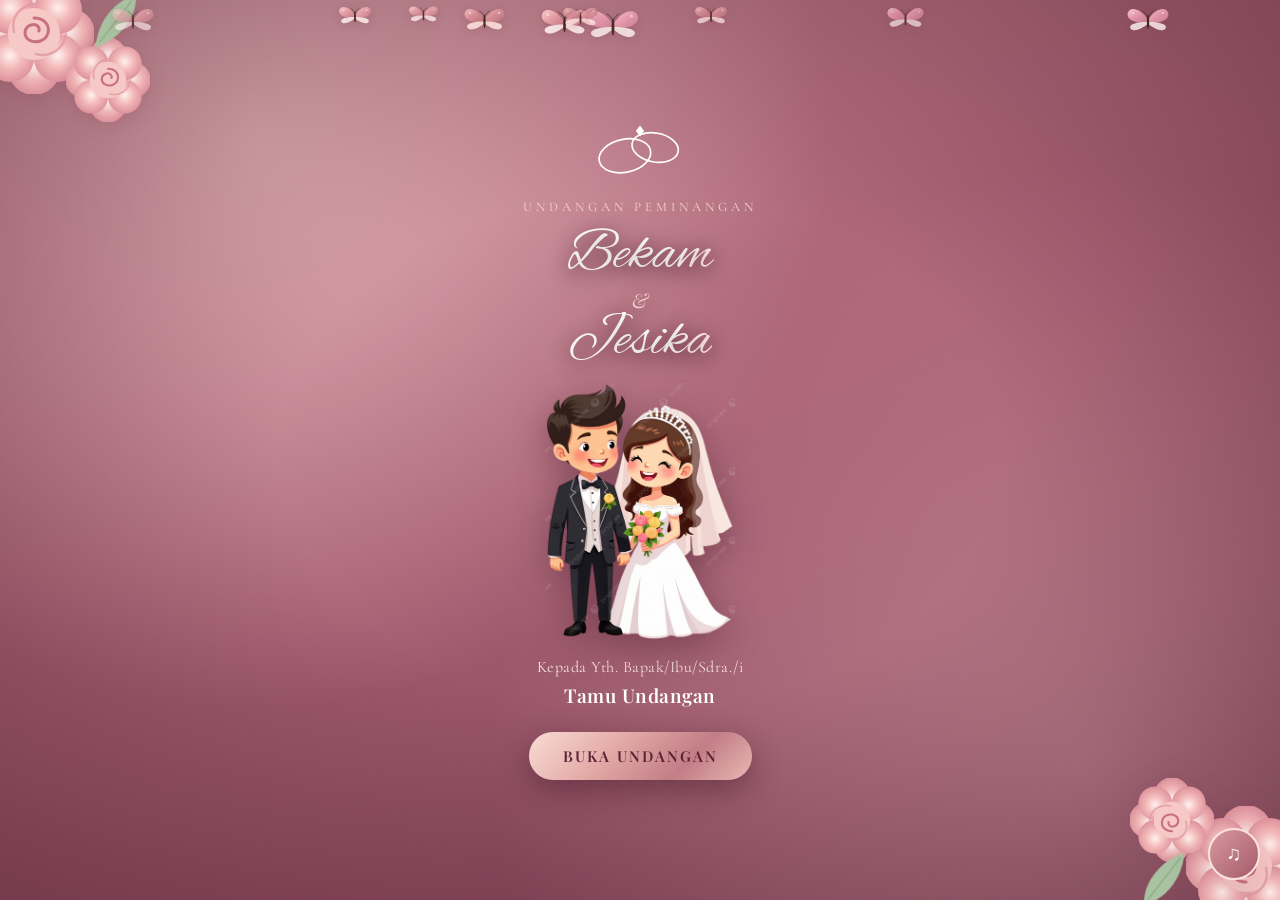
<file: index.html>
<!DOCTYPE html>
<html lang="id">
<head>
<meta charset="UTF-8">
<meta name="viewport" content="width=device-width, initial-scale=1.0, maximum-scale=1.0">
<title>Undangan Peminangan — Bekam Poko &amp; Jesika Tongge</title>
<meta property="og:title" content="Undangan Peminangan — Bekam & Jesika">
<meta property="og:description" content="Sabtu, 28 November 2026 · Kediaman Bpk. Nikodemus Sau Samping, DIT POLAIR Bolok">
<meta property="og:image" content="Karakter.png">
<link rel="stylesheet" href="style.css?v=1">
</head>
<body class="lock">

<!-- SVG: bunga mawar yang dipakai berulang -->
<svg width="0" height="0" style="position:absolute" aria-hidden="true">
  <defs>
    <radialGradient id="rg" cx="50%" cy="45%" r="60%">
      <stop offset="0%" stop-color="#fff1ee"/><stop offset="45%" stop-color="#f3b9b9"/><stop offset="100%" stop-color="#d98a97"/>
    </radialGradient>
    <symbol id="rose" viewBox="0 0 120 120">
      <g>
        <circle cx="60" cy="25" r="26" fill="url(#rg)" opacity=".95"/>
        <circle cx="95" cy="60" r="26" fill="url(#rg)" opacity=".95"/>
        <circle cx="60" cy="95" r="26" fill="url(#rg)" opacity=".95"/>
        <circle cx="25" cy="60" r="26" fill="url(#rg)" opacity=".95"/>
        <circle cx="84" cy="36" r="24" fill="url(#rg)"/>
        <circle cx="84" cy="84" r="24" fill="url(#rg)"/>
        <circle cx="36" cy="84" r="24" fill="url(#rg)"/>
        <circle cx="36" cy="36" r="24" fill="url(#rg)"/>
        <circle cx="60" cy="60" r="26" fill="#f6c8c6"/>
        <path d="M60 44c10 0 16 7 14 15-2 8-12 11-19 7-6-4-5-13 2-15 5-2 9 2 8 6" fill="none" stroke="#c9707f" stroke-width="3" stroke-linecap="round"/>
        <path d="M60 30c-14 2-24 14-20 28M92 60c-2 15-16 24-30 20" fill="none" stroke="#e29aa4" stroke-width="2.4" stroke-linecap="round" opacity=".8"/>
      </g>
    </symbol>
    <symbol id="leaf" viewBox="0 0 60 120">
      <path d="M30 2C6 30 4 80 30 118C56 80 54 30 30 2Z" fill="#a9c2a1"/>
      <path d="M30 14V108" stroke="#8aa883" stroke-width="2" fill="none"/>
    </symbol>
  </defs>
</svg>

<div id="petal-container" aria-hidden="true"></div>
<div id="butterfly-container" aria-hidden="true"></div>

<!-- ===================== OPENING ===================== -->
<div id="opening-screen">
  <div class="opening-bg"></div>
  <div class="curtain-panel curtain-left"><div class="tassel"></div></div>
  <div class="curtain-panel curtain-right"><div class="tassel"></div></div>

  <!-- hiasan bunga sudut -->
  <div class="corner corner-tl"><svg class="f f1"><use href="#rose"/></svg><svg class="f f2"><use href="#rose"/></svg><svg class="l l1"><use href="#leaf"/></svg></div>
  <div class="corner corner-br"><svg class="f f1"><use href="#rose"/></svg><svg class="f f2"><use href="#rose"/></svg><svg class="l l1"><use href="#leaf"/></svg></div>

  <div class="opening-content">
    <div class="rings" aria-hidden="true">
      <svg viewBox="0 0 160 90"><g fill="none" stroke="#fff" stroke-width="2.4" stroke-linecap="round">
        <ellipse class="ring r1" cx="58" cy="52" rx="38" ry="24" transform="rotate(-12 58 52)"/>
        <ellipse class="ring r2" cx="102" cy="40" rx="34" ry="21" transform="rotate(10 102 40)"/>
      </g>
      <path class="gem" d="M80 8l6 8-6 8-6-8z" fill="#fff"/></svg>
    </div>
    <div class="opening-eyebrow">Undangan Peminangan</div>
    <div class="opening-names"><span class="shimmer">Bekam</span><span class="opening-amp">&amp;</span><span class="shimmer">Jesika</span></div>
    <img class="opening-chibi" src="Karakter.png" alt="Karakter pengantin">
    <div class="opening-guest">Kepada Yth. Bapak/Ibu/Sdra./i<br><strong id="guest-name">Tamu Undangan</strong></div>
    <button class="btn-open" id="btn-open"><span>Buka Undangan</span></button>
  </div>
</div>

<!-- ===================== ISI UNDANGAN ===================== -->
<div id="invitation">

  <!-- HERO -->
  <section id="hero">
    <div class="corner corner-tl"><svg class="f f1"><use href="#rose"/></svg><svg class="f f2"><use href="#rose"/></svg><svg class="l l1"><use href="#leaf"/></svg></div>
    <div class="corner corner-br"><svg class="f f1"><use href="#rose"/></svg><svg class="f f2"><use href="#rose"/></svg><svg class="l l1"><use href="#leaf"/></svg></div>

    <div class="rings" aria-hidden="true">
      <svg viewBox="0 0 160 90"><g fill="none" stroke="#b76e79" stroke-width="2.4" stroke-linecap="round">
        <ellipse class="ring r1" cx="58" cy="52" rx="38" ry="24" transform="rotate(-12 58 52)"/>
        <ellipse class="ring r2" cx="102" cy="40" rx="34" ry="21" transform="rotate(10 102 40)"/>
      </g><path class="gem" d="M80 8l6 8-6 8-6-8z" fill="#c27d86"/></svg>
    </div>
    <div class="hero-eyebrow">Undangan Peminangan</div>
    <h1 class="hero-names"><span class="shimmer-dark">Bekam Poko</span><span class="amp">&amp;</span><span class="shimmer-dark">Jesika Tongge</span></h1>

    <div class="chibi-stage">
      <div class="chibi-glow"></div>
      <img class="chibi" src="Karakter.png" alt="Karakter Bekam dan Jesika">
      <span class="spark s1">✦</span><span class="spark s2">✦</span><span class="spark s3">✧</span><span class="spark s4">✦</span>
    </div>

    <div class="countdown" id="countdown">
      <div><span id="cd-hari">00</span><small>Hari</small></div>
      <div><span id="cd-jam">00</span><small>Jam</small></div>
      <div><span id="cd-menit">00</span><small>Menit</small></div>
      <div><span id="cd-detik">00</span><small>Detik</small></div>
    </div>
    <div class="scroll-hint">▾ scroll untuk lihat undangan</div>
  </section>

  <!-- SALAM -->
  <section id="salam">
    <div class="container">
      <div class="section-title">Salam Sejahtera</div>
      <h2 class="section-heading">Undangan Peminangan</h2>
      <div class="divider"></div>
      <p class="lead">Dengan penuh sukacita dan rasa hormat, kami mengundang Bapak/Ibu/Sdra./i untuk menghadiri acara peminangan anak kami.</p>
    </div>
  </section>

  <!-- CALON MEMPELAI -->
  <section id="mempelai">
    <div class="container">
      <div class="section-title">Calon Mempelai</div>
      <h2 class="section-heading">Dua Hati, Satu Tujuan</h2>
      <div class="divider"></div>

      <div class="couple-card">
        <div class="avatar"><img src="Karakter_Pria.png" alt="Bekam Poko"></div>
        <div class="couple-name">Bekam Poko</div>
        <div class="couple-role">Calon Mempelai Pria</div>
      </div>
      <div class="couple-amp"><span>&amp;</span></div>
      <div class="couple-card">
        <div class="avatar"><img src="Karakter_Wanita.png" alt="Jesika Tongge"></div>
        <div class="couple-name">Jesika Tongge</div>
        <div class="couple-role">Calon Mempelai Wanita</div>
      </div>
    </div>
  </section>

  <!-- DETAIL ACARA -->
  <section id="acara">
    <div class="container">
      <div class="section-title">Save The Date</div>
      <h2 class="section-heading">Waktu &amp; Tempat</h2>
      <div class="divider"></div>

      <div class="date-card">
        <div class="date-day">Sabtu</div>
        <div class="date-num">28</div>
        <div class="date-month">November</div>
        <div class="date-year">2026</div>
      </div>

      <div class="event-card">
        <h3>Acara Peminangan</h3>
        <p class="time">Pukul 17.00 – selesai</p>
        <p>Kediaman Bpk. Nikodemus Sau Samping</p>
        <p>DIT POLAIR Bolok</p>
        <button class="btn-cal" id="btn-cal">+ Tambahkan ke Kalender</button>
      </div>
    </div>
  </section>

  <!-- LOKASI -->
  <section id="lokasi">
    <div class="container">
      <div class="section-title">Lokasi Acara</div>
      <h2 class="section-heading">Peta Lokasi</h2>
      <div class="divider"></div>
      <p class="lead small">Rumah Bpk. Nikodemus Sau Samping<br>DIT POLAIR Bolok</p>
      <div class="map-frame">
        <iframe title="Peta lokasi acara" loading="lazy" referrerpolicy="no-referrer-when-downgrade"
          src="https://maps.google.com/maps?q=QGF7%2B9FG%20Terminal%20Bolok%2C%20Kupang%20Barat&amp;z=16&amp;output=embed"></iframe>
      </div>
      <a class="btn-map" href="https://maps.app.goo.gl/9mPKRQwjEfAAY8bp7?g_st=aw" target="_blank" rel="noopener">
        <svg viewBox="0 0 24 24" fill="none" stroke="currentColor" stroke-width="1.8" stroke-linecap="round" stroke-linejoin="round"><path d="M12 22s7-6.2 7-12a7 7 0 1 0-14 0c0 5.8 7 12 7 12Z"/><circle cx="12" cy="10" r="2.6"/></svg>
        Buka di Google Maps
      </a>
    </div>
  </section>

  <!-- TURUT MENGUNDANG -->
  <section id="turut">
    <div class="container">
      <div class="section-title">Turut Mengundang</div>
      <h2 class="section-heading">Keluarga Besar</h2>
      <div class="divider"></div>
      <div class="fam-list">
        <div class="fam">Kel. Besar Sau</div>
        <div class="fam">Kel. Besar Tongge</div>
        <div class="fam">Kel. Besar Ledoh</div>
        <div class="fam">Kel. Besar Henutein</div>
      </div>
    </div>
  </section>

  <!-- FOOTER -->
  <footer>
    <span class="script">Bekam &amp; Jesika</span>
    <div class="ornament-line"></div>
    <small class="thanks">Merupakan suatu kehormatan dan kebahagiaan bagi kami apabila Bapak/Ibu/Sdra./i berkenan hadir dan memberikan doa restu.</small>
    <br><br>
    <small>© 2026 — Bekam &amp; Jesika</small>

    <div class="footer-logo"><img src="Logo.jpg" alt="Logo Usaha"></div>

    <div class="credit">
      <small class="credit-by">Design By <strong>Zhald_Design</strong></small>
      <div class="social-links">
        <a href="https://www.instagram.com/rijald_elimanafe" target="_blank" rel="noopener" aria-label="Instagram">
          <svg viewBox="0 0 24 24" fill="none" xmlns="http://www.w3.org/2000/svg">
            <rect x="3" y="3" width="18" height="18" rx="5" stroke="currentColor" stroke-width="1.6"/>
            <circle cx="12" cy="12" r="4.2" stroke="currentColor" stroke-width="1.6"/>
            <circle cx="17.4" cy="6.6" r="1.1" fill="currentColor"/>
          </svg>
        </a>
        <a href="https://wa.me/6281338596854" target="_blank" rel="noopener" aria-label="WhatsApp">
          <svg viewBox="0 0 24 24" fill="none" xmlns="http://www.w3.org/2000/svg">
            <path d="M12 3a9 9 0 0 0-7.8 13.4L3 21l4.7-1.2A9 9 0 1 0 12 3Z" stroke="currentColor" stroke-width="1.6" stroke-linejoin="round"/>
            <path d="M8.6 8.4c.2-.5.4-.5.7-.5h.5c.2 0 .4 0 .6.4.2.5.7 1.6.7 1.7.1.1.1.3 0 .4-.1.2-.2.3-.3.4l-.4.5c-.1.2-.3.3-.1.6.2.3.8 1.3 1.7 2.1 1.2 1 2.1 1.3 2.4 1.5.3.1.5.1.6-.1l.6-.7c.2-.2.4-.2.6-.1l1.5.7c.2.1.4.2.4.4.1.5-.1 1-.4 1.4-.3.4-.9.7-1.4.7-.9.1-1.7-.2-3.2-.9-2.3-1-3.7-3.2-3.9-3.4-.1-.2-1-1.3-1-2.5 0-1.2.6-1.8.8-2.1Z" fill="currentColor"/>
          </svg>
        </a>
        <a href="https://www.tiktok.com/@zhalddesign" target="_blank" rel="noopener" aria-label="TikTok">
          <svg viewBox="0 0 24 24" fill="none" xmlns="http://www.w3.org/2000/svg">
            <path d="M15.5 3c.4 2 1.7 3.4 3.7 3.6v2.6c-1.4 0-2.6-.4-3.7-1.2v6.1a5.1 5.1 0 1 1-4.4-5.1v2.7a2.5 2.5 0 1 0 1.8 2.4V3h2.6Z" fill="currentColor"/>
          </svg>
        </a>
      </div>
    </div>
  </footer>

  <audio id="bg-music" src="musik.mp3" loop preload="none"></audio>
</div>

<div id="music-toggle">&#9835;</div>

<script src="script.js?v=1"></script>
</body>
</html>
</file>
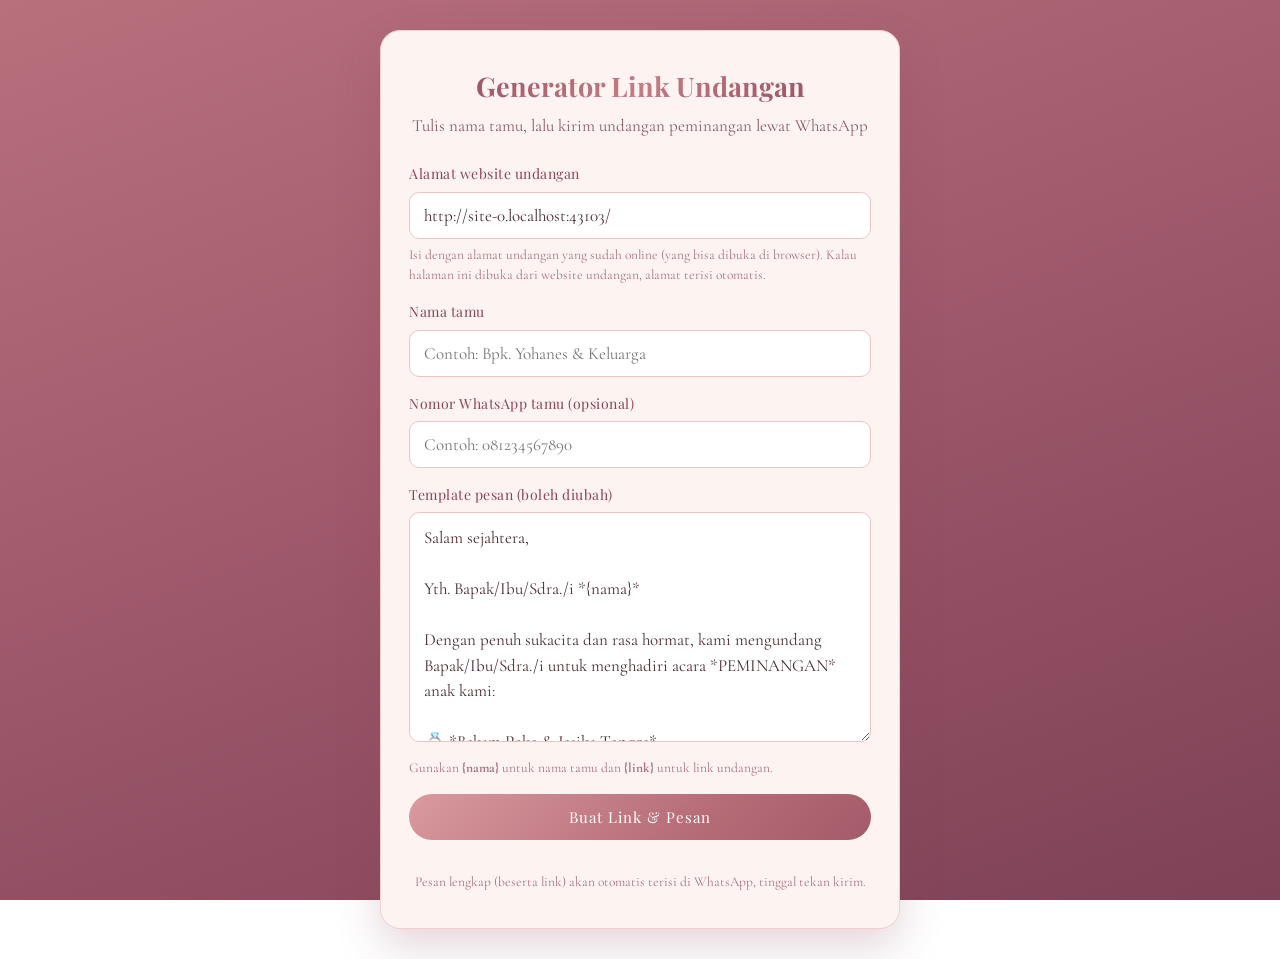
<file: generator.html>
<!DOCTYPE html>
<html lang="id">
<head>
<meta charset="UTF-8">
<meta name="viewport" content="width=device-width, initial-scale=1.0">
<title>Generator Link Undangan — Bekam &amp; Jesika</title>
<link rel="stylesheet" href="style.css">
<style>
  body{min-height:100vh;display:flex;align-items:flex-start;justify-content:center;padding:30px 16px;background:linear-gradient(160deg,#b8707d,#9a5568 55%,#7e4156);background-attachment:fixed}
  .gen-box{
    background:var(--cream);max-width:520px;width:100%;border-radius:20px;padding:34px 28px;
    border:1px solid #f1cfcb;box-shadow:var(--shadow);
  }
  .gen-box h1{font-size:27px;text-align:center;margin-bottom:4px;
    background:linear-gradient(135deg,#8c4455,#c27d86,#8c4455);-webkit-background-clip:text;background-clip:text;-webkit-text-fill-color:transparent}
  .gen-box p.sub{text-align:center;color:#8a5a66;font-size:17px;margin-bottom:24px}
  .gen-box label{display:block;font-family:'Playfair Display',serif;font-size:14px;color:#8c4455;margin:0 0 6px;letter-spacing:.5px}
  .gen-box input,.gen-box textarea{
    width:100%;padding:12px 14px;border:1px solid #ebc4c4;border-radius:10px;
    font-family:'Cormorant Garamond',serif;font-size:17px;margin-bottom:16px;background:#fff;color:var(--ink);
  }
  .gen-box textarea{min-height:230px;resize:vertical;line-height:1.5}
  .gen-box input:focus,.gen-box textarea:focus{outline:none;border-color:#c27d86;box-shadow:0 0 0 3px rgba(194,125,134,.18)}
  .hint{font-size:13.5px;color:#a8707c;margin:-10px 0 16px;line-height:1.5}
  .btn{
    width:100%;background:linear-gradient(135deg,#d99a9f,#b76e79 60%,#a45a69);color:#fff;border:none;padding:13px;border-radius:30px;
    font-family:'Playfair Display',serif;letter-spacing:1px;font-size:15px;cursor:pointer;margin-bottom:10px;
  }
  .btn:hover{filter:brightness(1.07)}
  .btn-light{background:#fff;color:#a4566a;border:1px solid #e3a9a6}
  .btn-wa{background:linear-gradient(135deg,#3fb868,#2f8f4e) !important}
  .warn{background:#fff3e0;border:1px solid #f0c987;color:#8a5a1c;border-radius:10px;padding:10px 14px;font-size:15px;margin-bottom:16px;display:none;line-height:1.5}
  .warn.show{display:block}
  .result{margin-top:20px;background:#fff;border:1px dashed #d99a9f;border-radius:12px;padding:16px;display:none}
  .result.show{display:block}
  .result .lbl{font-family:'Playfair Display',serif;font-size:13px;color:#8c4455;margin-bottom:6px;letter-spacing:.5px}
  #link-output{word-break:break-all;font-size:16px;color:#4a2a30;margin-bottom:14px;background:#fdf4f2;padding:10px 12px;border-radius:8px}
  #msg-preview{white-space:pre-wrap;word-break:break-word;overflow-wrap:anywhere;font-size:16px;line-height:1.5;color:#4a2a30;background:#e7f7e9;border-radius:12px;padding:12px 14px;margin-bottom:14px}
  .actions{display:grid;grid-template-columns:1fr 1fr;gap:8px}
  .actions .btn{margin-bottom:0;font-size:14px;padding:11px}
  .actions .full{grid-column:1/-1}
  .note{font-size:13.5px;color:#a8707c;text-align:center;margin-top:22px;line-height:1.6}
</style>
</head>
<body>
  <div class="gen-box">
    <h1>Generator Link Undangan</h1>
    <p class="sub">Tulis nama tamu, lalu kirim undangan peminangan lewat WhatsApp</p>

    <div class="warn" id="warn"></div>

    <label for="base-url">Alamat website undangan</label>
    <input type="url" id="base-url" placeholder="https://namaanda.github.io/nama-repo/" inputmode="url">
    <p class="hint">Isi dengan alamat undangan yang sudah online (yang bisa dibuka di browser). Kalau halaman ini dibuka dari website undangan, alamat terisi otomatis.</p>

    <label for="nama-tamu">Nama tamu</label>
    <input type="text" id="nama-tamu" placeholder="Contoh: Bpk. Yohanes &amp; Keluarga">

    <label for="no-wa">Nomor WhatsApp tamu (opsional)</label>
    <input type="tel" id="no-wa" placeholder="Contoh: 081234567890" inputmode="tel">

    <label for="template">Template pesan (boleh diubah)</label>
    <textarea id="template"></textarea>
    <p class="hint">Gunakan <b>{nama}</b> untuk nama tamu dan <b>{link}</b> untuk link undangan.</p>

    <button class="btn" id="btn-generate">Buat Link &amp; Pesan</button>

    <div class="result" id="result">
      <div class="lbl">LINK UNDANGAN</div>
      <div id="link-output"></div>
      <div class="lbl">PRATINJAU PESAN</div>
      <div id="msg-preview"></div>
      <div class="actions">
        <button class="btn btn-light" id="btn-copy-link">Salin Link</button>
        <button class="btn btn-light" id="btn-copy-msg">Salin Pesan</button>
        <button class="btn btn-wa full" id="btn-wa">Kirim via WhatsApp</button>
        <button class="btn btn-light full" id="btn-test">Tes Buka Link Undangan</button>
      </div>
    </div>

    <p class="note">Pesan lengkap (beserta link) akan otomatis terisi di WhatsApp, tinggal tekan kirim.</p>
  </div>

<script>
const DEFAULT_TEMPLATE =
`Salam sejahtera,

Yth. Bapak/Ibu/Sdra./i *{nama}*

Dengan penuh sukacita dan rasa hormat, kami mengundang Bapak/Ibu/Sdra./i untuk menghadiri acara *PEMINANGAN* anak kami:

💍 *Bekam Poko & Jesika Tongge*
📅 Sabtu, 28 November 2026
🕔 Pukul 17.00 - selesai
🏡 Kediaman Bpk. Nikodemus Sau Samping, DIT POLAIR Bolok

Turut mengundang: Kel. Besar Sau, Kel. Besar Tongge, Kel. Besar Ledoh & Kel. Besar Henutein.

Detail undangan, peta lokasi dan hitung mundur dapat dilihat pada link berikut:
{link}

Merupakan kehormatan dan kebahagiaan bagi kami apabila Bapak/Ibu/Sdra./i berkenan hadir dan memberikan doa restu.

Terima kasih 🙏`;

const $ = id => document.getElementById(id);
const baseInput = $('base-url'), tplInput = $('template');
const KEY_BASE = 'gen_base_url_peminangan', KEY_TPL = 'gen_template_peminangan_v1';

/* ---- Deteksi alamat website otomatis (bila halaman ini dibuka dari website undangan) ---- */
function detectBase(){
  if(location.protocol === 'http:' || location.protocol === 'https:'){
    return location.href.split('#')[0].split('?')[0].replace(/[^\/]*$/, '');
  }
  return '';
}
function safeGet(k){ try{ return localStorage.getItem(k); }catch(e){ return null; } }
function safeSet(k,v){ try{ localStorage.setItem(k,v); }catch(e){} }

baseInput.value = detectBase() || safeGet(KEY_BASE) || '';
tplInput.value  = safeGet(KEY_TPL) || DEFAULT_TEMPLATE;

if(!detectBase()){
  const w = $('warn');
  w.textContent = 'Halaman ini dibuka dari komputer/HP (bukan dari website), jadi alamat website undangan harus diisi manual di kolom pertama. Pastikan alamat itu bisa dibuka di browser, kalau tidak link akan menjadi "404 Not Found".';
  w.classList.add('show');
}

function normalizeBase(u){
  u = (u || '').trim();
  if(!u) return '';
  if(!/^https?:\/\//i.test(u)) u = 'https://' + u;
  u = u.split('#')[0].split('?')[0];
  u = u.replace(/index\.html$/i, '').replace(/generator\.html$/i, '');
  if(!u.endsWith('/')) u += '/';
  return u;
}
function normalizePhone(p){
  p = (p || '').replace(/[^\d]/g, '');
  if(!p) return '';
  if(p.startsWith('0')) p = '62' + p.slice(1);
  else if(p.startsWith('8')) p = '62' + p;
  return p;
}

let current = { link:'', pesan:'', phone:'' };

$('btn-generate').addEventListener('click', () => {
  const nama = $('nama-tamu').value.trim();
  const base = normalizeBase(baseInput.value);
  if(!base){ alert('Mohon isi alamat website undangan terlebih dahulu.'); baseInput.focus(); return; }
  if(!nama){ alert('Mohon isi nama tamu.'); $('nama-tamu').focus(); return; }

  baseInput.value = base;
  safeSet(KEY_BASE, base);
  safeSet(KEY_TPL, tplInput.value);

  const link = `${base}?to=${encodeURIComponent(nama)}`;
  let tpl = tplInput.value.trim() || DEFAULT_TEMPLATE;
  if(!tpl.includes('{link}')) tpl += '\n\n{link}';
  const pesan = tpl.split('{nama}').join(nama).split('{link}').join(link);

  current = { link, pesan, phone: normalizePhone($('no-wa').value) };
  $('link-output').textContent = link;
  $('msg-preview').textContent = pesan;
  $('result').classList.add('show');
  $('result').scrollIntoView({behavior:'smooth', block:'nearest'});
});

function copyText(text, btn){
  const done = () => { const o = btn.textContent; btn.textContent = 'Tersalin ✓'; setTimeout(() => btn.textContent = o, 1500); };
  if(navigator.clipboard && window.isSecureContext){
    navigator.clipboard.writeText(text).then(done).catch(() => fallbackCopy(text, done));
  }else{
    fallbackCopy(text, done);
  }
}
function fallbackCopy(text, done){
  const ta = document.createElement('textarea');
  ta.value = text; ta.style.position = 'fixed'; ta.style.opacity = '0';
  document.body.appendChild(ta); ta.select();
  try{ document.execCommand('copy'); done(); }catch(e){ alert('Gagal menyalin, silakan salin manual.'); }
  document.body.removeChild(ta);
}

$('btn-copy-link').addEventListener('click', e => copyText(current.link, e.target));
$('btn-copy-msg').addEventListener('click',  e => copyText(current.pesan, e.target));
$('btn-test').addEventListener('click', () => window.open(current.link, '_blank'));

$('btn-wa').addEventListener('click', () => {
  // Seluruh pesan di-encode SEKALI (termasuk baris baru), sehingga teks + link ikut terkirim
  const text = encodeURIComponent(current.pesan);
  const url = current.phone
    ? `https://wa.me/${current.phone}?text=${text}`
    : `https://api.whatsapp.com/send?text=${text}`;
  window.open(url, '_blank');
});
</script>
</body>
</html>
</file>
<file: style.css>
@import url('https://fonts.googleapis.com/css2?family=Playfair+Display:ital,wght@0,400;0,600;0,700;1,500&family=Cormorant+Garamond:ital,wght@0,400;0,500;0,600;1,500&family=Alex+Brush&display=swap');

:root{
  --maroon-deep:#6e3342;
  --maroon:#b76e79;
  --gold:#c9908f;
  --gold-soft:#f6d5cf;
  --cream:#fdf4f2;
  --cream-dark:#f9e3df;
  --ink:#4a2a30;
  --rose-text:#a4566a;
  --rose-grad:linear-gradient(135deg,#f9dcd6 0%,#e3a9a6 38%,#c27d86 70%,#e8b9b3 100%);
  --rose-dark:linear-gradient(160deg,#b8707d 0%,#9a5568 55%,#7e4156 100%);
  --shadow:0 18px 44px rgba(138,69,88,.22);
  --ease:cubic-bezier(.65,0,.35,1);
}

*{box-sizing:border-box;margin:0;padding:0}
html{scroll-behavior:smooth}
body{
  font-family:'Cormorant Garamond',serif;color:var(--ink);overflow-x:hidden;font-size:19px;line-height:1.6;
  background:
    radial-gradient(circle at 12% 8%,rgba(246,200,200,.45),transparent 40%),
    radial-gradient(circle at 90% 55%,rgba(232,185,185,.35),transparent 45%),
    var(--cream);
  background-attachment:fixed;
}
body.lock{overflow:hidden;height:100vh}
h1,h2,h3{font-family:'Playfair Display',serif}
img{max-width:100%;display:block}
a{color:inherit;text-decoration:none}
.container{max-width:520px;margin:0 auto;padding:0 24px}

/* ============ HIASAN BUNGA SUDUT ============ */
.corner{position:absolute;width:190px;height:190px;pointer-events:none;z-index:4}
.corner-tl{top:-26px;left:-26px}
.corner-br{bottom:-26px;right:-26px;transform:rotate(180deg)}
.corner svg{position:absolute;display:block;overflow:visible;filter:drop-shadow(0 4px 8px rgba(138,69,88,.25))}
.corner .f1{width:120px;height:120px;left:0;top:0;animation:sway 7s ease-in-out infinite}
.corner .f2{width:84px;height:84px;left:92px;top:64px;animation:sway 8s ease-in-out -2s infinite reverse}
.corner .l1{width:34px;height:68px;left:104px;top:6px;transform:rotate(38deg);animation:leafSway 6s ease-in-out infinite;transform-origin:50% 100%}
@keyframes sway{0%,100%{transform:rotate(-6deg) scale(1)}50%{transform:rotate(7deg) scale(1.05)}}
@keyframes leafSway{0%,100%{transform:rotate(30deg)}50%{transform:rotate(46deg)}}

/* ============ CINCIN ============ */
.rings{width:110px;margin:0 auto 6px}
.rings svg{width:100%;height:auto;overflow:visible}
.ring{stroke-dasharray:260;stroke-dashoffset:260;animation:drawRing 2.4s ease forwards 0.4s,ringGlow 3.6s ease-in-out 3s infinite}
.ring.r2{animation-delay:.9s,3.4s}
@keyframes drawRing{to{stroke-dashoffset:0}}
@keyframes ringGlow{0%,100%{opacity:.85}50%{opacity:1;filter:drop-shadow(0 0 6px rgba(255,220,225,.9))}}
.gem{transform-box:fill-box;transform-origin:center;animation:gemPulse 2.6s ease-in-out infinite}
@keyframes gemPulse{0%,100%{transform:scale(1) rotate(0)}50%{transform:scale(1.35) rotate(12deg)}}

/* ============ TEKS BERKILAU ============ */
.shimmer,.shimmer-dark{
  background-size:220% 100%;-webkit-background-clip:text;background-clip:text;color:transparent;-webkit-text-fill-color:transparent;
  animation:shine 4.5s linear infinite;display:inline-block;
}
.shimmer{background-image:linear-gradient(100deg,#fff 0%,#fff 35%,#ffd3cf 50%,#fff 65%,#fff 100%)}
.shimmer-dark{background-image:linear-gradient(100deg,#7a3b4c 0%,#9a5568 30%,#e0a0a6 50%,#9a5568 70%,#7a3b4c 100%)}
@keyframes shine{0%{background-position:120% 0}100%{background-position:-120% 0}}

/* ============ OPENING ============ */
#opening-screen{position:fixed;inset:0;z-index:100;display:flex;align-items:center;justify-content:center;overflow:hidden}
#opening-screen.hidden{display:none}
.opening-bg{
  position:absolute;inset:0;
  background:
    radial-gradient(circle at 20% 15%,rgba(255,220,218,.55),transparent 45%),
    radial-gradient(circle at 85% 85%,rgba(255,200,205,.4),transparent 45%),
    linear-gradient(160deg,#c98592 0%,#a65f72 50%,#7e4156 100%);
}
.opening-bg::after{content:'';position:absolute;inset:0;background:radial-gradient(ellipse at center,transparent 40%,rgba(74,26,42,.45) 100%)}

.curtain-panel{
  position:absolute;top:0;height:100%;width:50%;z-index:6;
  background:
    repeating-linear-gradient(90deg,rgba(0,0,0,.18) 0,rgba(0,0,0,.18) 2px,rgba(255,255,255,.05) 2px,rgba(255,255,255,.05) 4px,transparent 4px,transparent 30px),
    linear-gradient(90deg,#8e4a5a,#c98a93 35%,#e6b4b2 55%,#a35e6d 100%);
  box-shadow:inset 0 0 80px rgba(0,0,0,.6),inset 0 0 200px rgba(0,0,0,.4);
  transition:transform 1.4s var(--ease);visibility:hidden;
}
#opening-screen.curtain-active .curtain-panel{visibility:visible}
.curtain-left{left:0;border-right:4px solid var(--gold)}
.curtain-right{right:0;transform:scaleX(-1);border-right:4px solid var(--gold)}
.curtain-left::before,.curtain-right::before{
  content:'';position:absolute;top:0;right:-4px;width:14px;height:100%;
  background:linear-gradient(180deg,#fbe6e1,#dba3a3 40%,#9c5a66 100%);box-shadow:0 0 15px rgba(232,170,170,.7);
}
.curtain-panel .tassel{position:absolute;bottom:0;right:-14px;width:34px;height:34px;background:radial-gradient(circle at 40% 30%,#fff0ec,#e0a9a8 60%,#94525f 100%);border-radius:50%;box-shadow:0 4px 10px rgba(0,0,0,.5)}
#opening-screen.open .curtain-left{transform:translateX(-102%)}
#opening-screen.open .curtain-right{transform:scaleX(-1) translateX(-102%)}

.opening-content{position:relative;z-index:5;text-align:center;color:var(--cream);padding:24px 28px;max-width:420px;animation:fadeUp 1.4s var(--ease) both}
@keyframes fadeUp{from{opacity:0;transform:translateY(24px)}to{opacity:1;transform:translateY(0)}}
.opening-eyebrow{letter-spacing:4px;font-size:13px;text-transform:uppercase;color:var(--gold-soft);margin-bottom:8px}
.opening-names{font-family:'Alex Brush',cursive;font-size:clamp(44px,13vw,58px);line-height:1.05;text-shadow:0 4px 20px rgba(60,20,35,.45)}
.opening-names .shimmer{filter:drop-shadow(0 3px 10px rgba(60,20,35,.45))}
.opening-amp{display:block;font-family:'Playfair Display',serif;font-style:italic;font-size:20px;color:var(--gold-soft);margin:2px 0}
.opening-chibi{width:clamp(120px,24vh,190px);margin:10px auto 0;filter:drop-shadow(0 10px 18px rgba(60,20,35,.4));animation:floaty 4s ease-in-out infinite}
@keyframes floaty{0%,100%{transform:translateY(0) rotate(-1deg)}50%{transform:translateY(-10px) rotate(1.2deg)}}
.opening-guest{margin-top:14px;font-size:16px;letter-spacing:.5px;color:var(--cream-dark)}
.opening-guest strong{color:#fff;font-weight:600;font-family:'Playfair Display',serif;font-size:19px}
.btn-open{
  position:relative;overflow:hidden;margin-top:20px;background:var(--rose-grad);color:#5a2433;border:none;
  font-family:'Playfair Display',serif;font-weight:600;font-size:15px;letter-spacing:2px;text-transform:uppercase;
  padding:14px 34px;border-radius:40px;cursor:pointer;box-shadow:0 10px 30px rgba(60,20,35,.45);
  transition:transform .3s var(--ease),box-shadow .3s;animation:pulseBtn 2.4s ease-in-out infinite;
}
.btn-open::after{content:'';position:absolute;top:0;left:-70%;width:40%;height:100%;background:linear-gradient(100deg,transparent,rgba(255,255,255,.7),transparent);transform:skewX(-20deg);animation:btnShine 3s ease-in-out infinite}
@keyframes btnShine{0%,50%{left:-70%}100%{left:130%}}
@keyframes pulseBtn{0%,100%{box-shadow:0 10px 30px rgba(60,20,35,.45),0 0 0 0 rgba(255,215,215,.6)}50%{box-shadow:0 10px 30px rgba(60,20,35,.45),0 0 0 14px rgba(255,215,215,0)}}
.btn-open:hover{transform:translateY(-2px)}

/* ============ MAIN ============ */
#invitation{display:none}
#invitation.show{display:block;animation:fadeUp 1s var(--ease) both}

section{padding:76px 0;position:relative;text-align:center}
.section-title{letter-spacing:4px;font-size:13px;text-transform:uppercase;color:var(--rose-text);margin-bottom:8px;font-family:'Cormorant Garamond',serif;font-weight:600}
.section-heading{
  font-size:32px;margin-bottom:10px;
  background:linear-gradient(135deg,#8c4455 0%,#c27d86 50%,#8c4455 100%);
  -webkit-background-clip:text;background-clip:text;color:transparent;-webkit-text-fill-color:transparent;
}
.divider{width:90px;height:1px;margin:14px auto 26px;position:relative;background:linear-gradient(90deg,transparent,#c9908f,transparent)}
.divider::before{content:'❧';position:absolute;top:-11px;left:50%;transform:translateX(-50%);color:var(--maroon);font-size:18px;background:var(--cream);padding:0 8px}
.lead{font-size:21px;line-height:1.8;color:#6b4350}
.lead.small{font-size:19px;margin-bottom:18px}

/* HERO */
#hero{min-height:100vh;display:flex;flex-direction:column;align-items:center;justify-content:center;padding:70px 20px 50px;overflow:hidden;
  background:linear-gradient(180deg,#fbe4e1 0%,#fdf4f2 55%,#fbe6e3 100%)}
#hero .rings{width:100px}
.hero-eyebrow{letter-spacing:5px;font-size:13px;text-transform:uppercase;color:var(--rose-text);margin-bottom:6px;font-weight:600}
.hero-names{font-family:'Alex Brush',cursive;font-weight:400;font-size:clamp(44px,13vw,60px);line-height:1.1;position:relative;z-index:5}
.hero-names .amp{display:block;font-family:'Playfair Display',serif;font-style:italic;font-size:20px;color:var(--maroon);margin:2px 0}
.chibi-stage{position:relative;width:min(300px,76vw);margin:8px auto 14px;z-index:3}
.chibi-glow{position:absolute;left:50%;top:52%;width:105%;aspect-ratio:1;transform:translate(-50%,-50%);border-radius:50%;
  background:radial-gradient(circle,rgba(255,255,255,.95),rgba(246,200,203,.55) 45%,rgba(246,200,203,0) 70%);animation:glow 4s ease-in-out infinite}
@keyframes glow{0%,100%{transform:translate(-50%,-50%) scale(.95);opacity:.8}50%{transform:translate(-50%,-50%) scale(1.08);opacity:1}}
.chibi{position:relative;width:100%;filter:drop-shadow(0 14px 18px rgba(138,69,88,.3));animation:floaty 4.5s ease-in-out infinite}
.spark{position:absolute;color:#e5a2a8;font-size:20px;animation:twinkle 2.6s ease-in-out infinite}
.spark.s1{left:2%;top:18%}.spark.s2{right:0;top:30%;animation-delay:.8s;font-size:26px}
.spark.s3{left:8%;bottom:26%;animation-delay:1.4s}.spark.s4{right:6%;bottom:12%;animation-delay:2s;font-size:16px}
@keyframes twinkle{0%,100%{opacity:.2;transform:scale(.6) rotate(0)}50%{opacity:1;transform:scale(1.3) rotate(25deg)}}

.countdown{display:flex;gap:10px;justify-content:center;margin-top:8px;position:relative;z-index:5}
.countdown div{background:rgba(255,255,255,.75);border:1px solid #efc1c1;border-radius:14px;padding:10px 6px;min-width:66px;box-shadow:0 8px 20px rgba(183,110,121,.18)}
.countdown span{display:block;font-family:'Playfair Display',serif;font-size:26px;font-weight:700;color:#8c4455;line-height:1.1}
.countdown small{font-size:11px;letter-spacing:2px;text-transform:uppercase;color:var(--rose-text)}
.scroll-hint{margin-top:26px;font-size:13px;letter-spacing:2px;color:var(--rose-text);animation:bounce 1.8s ease-in-out infinite}
@keyframes bounce{0%,100%{transform:translateY(0)}50%{transform:translateY(8px)}}

/* SALAM */
#salam{background:transparent}

/* MEMPELAI */
#mempelai{background:linear-gradient(180deg,var(--cream-dark),#fbeae7)}
#mempelai .divider::before{background:var(--cream-dark)}
.couple-card{background:rgba(255,255,255,.7);border:1px solid #f1cfcb;border-radius:24px;padding:34px 20px 28px;box-shadow:0 12px 34px rgba(183,110,121,.14)}
.avatar{width:170px;height:170px;margin:0 auto 18px;border-radius:50%;background:radial-gradient(circle at 50% 35%,#fff4f1,#f4c3c3);
  border:6px solid #fff;outline:2px solid #e2aaa8;outline-offset:8px;box-shadow:0 14px 36px rgba(160,86,106,.3);overflow:hidden;animation:ringPulse 3.6s ease-in-out infinite}
.avatar img{width:100%;height:100%;object-fit:cover}
@keyframes ringPulse{0%,100%{outline-color:#e2aaa8;outline-offset:8px}50%{outline-color:#f6d5cf;outline-offset:12px}}
.couple-name{font-family:'Playfair Display',serif;font-size:27px;color:#7a3b4c;font-weight:600}
.couple-role{font-size:15px;letter-spacing:3px;text-transform:uppercase;color:var(--maroon);margin-top:2px}
.couple-amp{margin:14px 0;display:flex;justify-content:center}
.couple-amp span{font-family:'Playfair Display',serif;font-style:italic;font-size:36px;color:var(--maroon);display:inline-block;animation:heart 2s ease-in-out infinite}
@keyframes heart{0%,100%{transform:scale(1)}50%{transform:scale(1.25)}}

/* ACARA */
#acara{background:var(--rose-dark);color:#fff;overflow:hidden}
#acara .section-title{color:var(--gold-soft)}
#acara .section-heading{background:none;-webkit-text-fill-color:#fff;color:#fff}
#acara .divider::before{background:#9a5568;color:var(--gold-soft)}
.date-card{
  display:inline-flex;flex-direction:column;align-items:center;margin-bottom:26px;padding:18px 44px 16px;border-radius:22px;
  background:rgba(255,255,255,.12);border:1px solid rgba(246,213,207,.75);box-shadow:0 10px 30px rgba(70,20,40,.3);
}
.date-day{letter-spacing:6px;text-transform:uppercase;font-size:14px;color:var(--gold-soft)}
.date-num{font-family:'Playfair Display',serif;font-size:78px;font-weight:700;line-height:1;margin:2px 0;text-shadow:0 4px 18px rgba(60,20,35,.4)}
.date-month{font-family:'Playfair Display',serif;font-size:24px;letter-spacing:2px}
.date-year{letter-spacing:6px;font-size:15px;color:var(--gold-soft)}
.event-card{background:rgba(255,255,255,.10);border:1px solid rgba(246,213,207,.7);border-radius:20px;padding:28px 22px;box-shadow:0 10px 30px rgba(70,20,40,.25)}
.event-card h3{font-size:24px;margin-bottom:8px}
.event-card p{color:#fbeae6;font-size:20px}
.event-card .time{font-family:'Playfair Display',serif;font-size:21px;color:#fff;margin-bottom:6px}
.btn-cal{margin-top:18px;background:transparent;color:#fff;border:1px solid var(--gold-soft);padding:10px 22px;border-radius:30px;font-family:'Cormorant Garamond',serif;font-size:17px;cursor:pointer;transition:background .3s,color .3s}
.btn-cal:hover{background:var(--gold-soft);color:var(--maroon-deep)}

/* LOKASI */
.map-frame{border-radius:22px;overflow:hidden;border:4px solid #fff;box-shadow:0 14px 36px rgba(160,86,106,.28);aspect-ratio:4/3;background:#f3d9d6}
.map-frame iframe{width:100%;height:100%;border:0;display:block}
.btn-map{display:inline-flex;align-items:center;gap:8px;margin-top:22px;background:linear-gradient(135deg,#d99a9f,#b76e79 60%,#a45a69);color:#fff;
  font-family:'Playfair Display',serif;letter-spacing:1px;font-size:15px;padding:13px 28px;border-radius:30px;box-shadow:0 10px 24px rgba(183,110,121,.4);transition:transform .3s}
.btn-map svg{width:20px;height:20px;animation:pin 1.8s ease-in-out infinite}
@keyframes pin{0%,100%{transform:translateY(0)}50%{transform:translateY(-4px)}}
.btn-map:hover{transform:translateY(-2px)}

/* TURUT MENGUNDANG */
#turut{background:linear-gradient(180deg,#fbeae7,var(--cream-dark))}
#turut .divider::before{background:#fbeae7}
.fam-list{display:grid;gap:12px}
.fam{background:#fff;border:1px solid #f1cfcb;border-radius:16px;padding:14px 18px;font-family:'Playfair Display',serif;font-size:19px;color:#7a3b4c;letter-spacing:.5px;box-shadow:0 8px 22px rgba(183,110,121,.14);position:relative}
.fam::before,.fam::after{content:'✿';color:#e2aaa8;font-size:15px;margin:0 10px}

/* FOOTER */
footer{background:var(--rose-dark);color:var(--gold-soft);text-align:center;padding:50px 20px}
footer .script{font-family:'Alex Brush',cursive;font-size:38px;color:#fff;display:block;margin-bottom:10px;text-shadow:0 2px 12px rgba(60,20,35,.35)}
footer small{font-size:14px;letter-spacing:1px;opacity:.9;line-height:1.8}
footer .ornament-line{width:70px;height:1px;background:var(--gold);margin:18px auto;position:relative}
footer .ornament-line::before{content:'✦';position:absolute;top:-9px;left:50%;transform:translateX(-50%);color:var(--gold-soft);font-size:14px}
.footer-logo{margin-top:30px}
.footer-logo img{max-width:120px;max-height:120px;width:auto;height:auto;display:inline-block;background:#fff;padding:6px;border-radius:14px;border:2px solid #f6d5cf;box-shadow:0 4px 14px rgba(0,0,0,.3)}
.credit{margin-top:34px;padding-top:26px;border-top:1px solid rgba(246,213,207,.35)}
.credit-by{display:block;font-size:12px;letter-spacing:1.5px;text-transform:uppercase;opacity:.7}
.credit-by strong{color:var(--gold-soft);font-weight:600}
.social-links{display:flex;justify-content:center;gap:14px;margin-top:16px}
.social-links a{width:40px;height:40px;border-radius:50%;display:flex;align-items:center;justify-content:center;border:1px solid var(--gold);color:var(--gold-soft);transition:background .3s,color .3s,transform .3s}
.social-links a svg{width:19px;height:19px}
.social-links a:hover{background:var(--gold-soft);color:var(--maroon-deep);transform:translateY(-3px)}

/* MUSIC */
#music-toggle{position:fixed;bottom:20px;right:20px;z-index:160;width:52px;height:52px;border-radius:50%;background:linear-gradient(135deg,#d99a9f,#a45a69);border:2px solid #fbe3dd;color:#fff;display:flex;align-items:center;justify-content:center;cursor:pointer;box-shadow:var(--shadow);font-size:20px}
#music-toggle.spin{animation:spin 4s linear infinite}
@keyframes spin{from{transform:rotate(0)}to{transform:rotate(360deg)}}

/* ============ KELOPAK JATUH ============ */
#petal-container{position:fixed;inset:0;z-index:150;overflow:hidden;pointer-events:none}
.petal{position:absolute;top:-5vh;color:#f6b8c4;text-shadow:0 0 6px rgba(255,255,255,.6);animation-name:petalfall;animation-timing-function:linear;animation-iteration-count:infinite;will-change:transform;user-select:none}
@keyframes petalfall{0%{transform:translate3d(0,-5vh,0) rotate(0)}100%{transform:translate3d(var(--drift),105vh,0) rotate(360deg)}}

/* ============ KUPU-KUPU ============ */
#butterfly-container{position:fixed;inset:0;z-index:140;overflow:hidden;pointer-events:none}
.butterfly{position:absolute;top:0;width:var(--bsize,42px);height:var(--bsize,42px);left:var(--bleft,10%);animation-name:butterflyRise;animation-timing-function:ease-in-out;animation-iteration-count:infinite;will-change:transform}
.butterfly .bf-sway{width:100%;height:100%;animation-name:butterflySway;animation-timing-function:ease-in-out;animation-iteration-count:infinite;animation-direction:alternate}
.butterfly svg{width:100%;height:100%;display:block;filter:drop-shadow(0 2px 4px rgba(138,69,88,.3));overflow:visible}
.butterfly .wing-l,.butterfly .wing-r{transform-box:fill-box;animation-name:flapWing;animation-timing-function:ease-in-out;animation-iteration-count:infinite;animation-direction:alternate}
.butterfly .wing-l{transform-origin:100% 50%}
.butterfly .wing-r{transform-origin:0% 50%}
@keyframes butterflyRise{0%{transform:translate3d(0,108vh,0)}100%{transform:translate3d(0,-14vh,0)}}
@keyframes butterflySway{0%{transform:translateX(calc(var(--sway,32px) * -1)) rotate(-8deg)}100%{transform:translateX(var(--sway,32px)) rotate(8deg)}}
@keyframes flapWing{0%{transform:scaleX(1)}100%{transform:scaleX(.45)}}

/* ============ ANIMASI SAAT SCROLL ============ */
.reveal{opacity:0;will-change:transform,opacity;transition:opacity 1s cubic-bezier(.22,.8,.3,1),transform 1s cubic-bezier(.22,.8,.3,1);transition-delay:var(--d,0s)}
.reveal.r-up{transform:translateY(46px)}
.reveal.r-left{transform:translateX(-60px)}
.reveal.r-right{transform:translateX(60px)}
.reveal.r-zoom{transform:scale(.82)}
.reveal.r-flip{transform:translateY(50px) rotateX(38deg) scale(.94);transform-origin:50% 100%}
.reveal.r-fade{transform:none}
.reveal.in{opacity:1;transform:none}

@media(prefers-reduced-motion:reduce){
  *{animation-duration:.01ms !important;animation-iteration-count:1 !important;transition-duration:.01ms !important}
}

/* ===== penyesuaian ===== */
.avatar img{transform:scale(.82) translateY(3%);transform-origin:50% 55%}
#hero{padding-bottom:130px}
#hero .corner-br{bottom:-44px;right:-34px}
#hero .scroll-hint{position:relative;z-index:6}

footer .thanks{display:block;max-width:330px;margin:0 auto}
</file>
